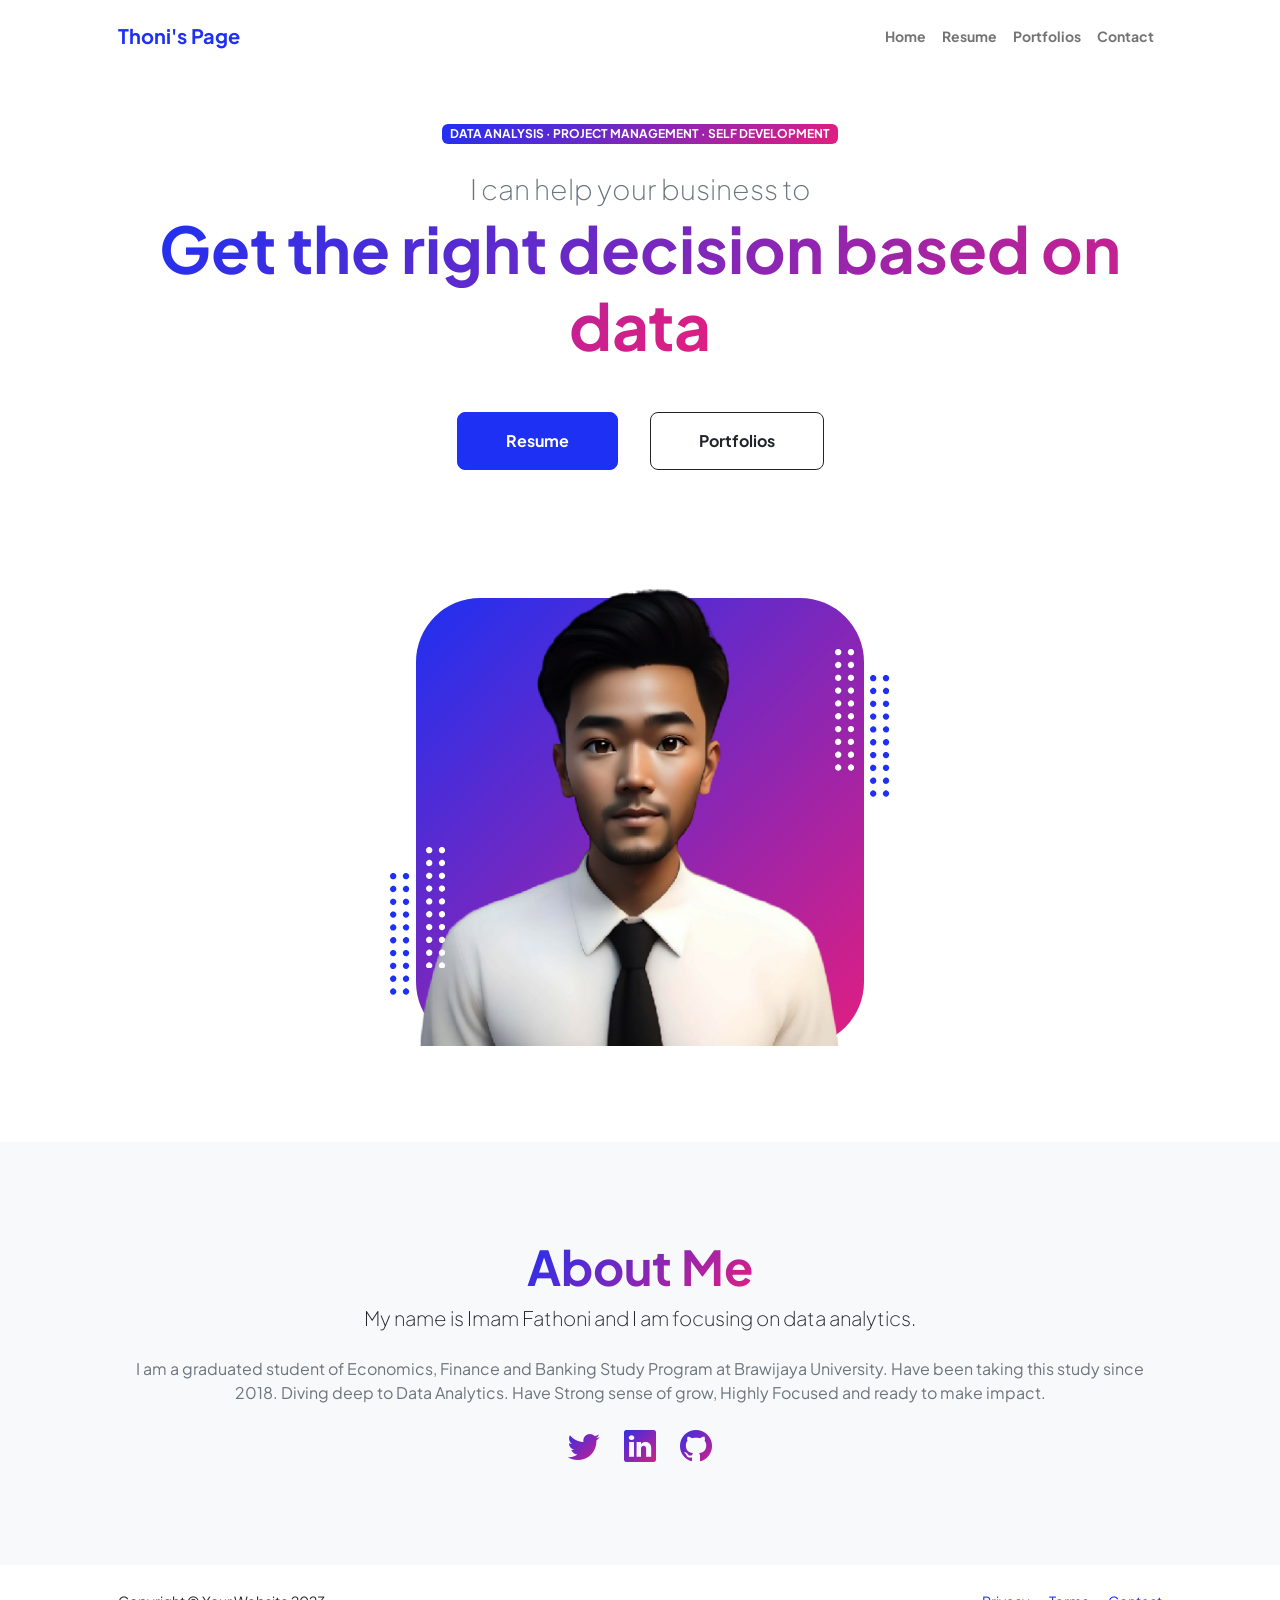
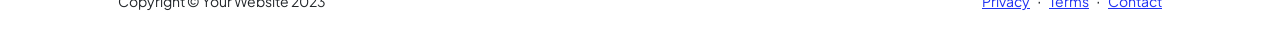
<file: index.html>
<!DOCTYPE html>
<html lang="en">
    <head>
        <meta charset="utf-8" />
        <meta name="viewport" content="width=device-width, initial-scale=1, shrink-to-fit=no" />
        <meta name="description" content="" />
        <meta name="author" content="" />
        <title>Home - Imfathoni</title>
        <!-- Favicon-->
        <link rel="icon" type="image/x-icon" href="assets/favicon.ico" />
        <!-- Custom Google font-->
        <link rel="preconnect" href="https://fonts.googleapis.com" />
        <link rel="preconnect" href="https://fonts.gstatic.com" crossorigin />
        <link href="https://fonts.googleapis.com/css2?family=Plus+Jakarta+Sans:wght@100;200;300;400;500;600;700;800;900&amp;display=swap" rel="stylesheet" />
        <!-- Bootstrap icons-->
        <link href="https://cdn.jsdelivr.net/npm/bootstrap-icons@1.8.1/font/bootstrap-icons.css" rel="stylesheet" />
        <!-- Core theme CSS (includes Bootstrap)-->
        <link href="css/styles.css" rel="stylesheet" />
    </head>
    <body class="d-flex flex-column h-100">
        <main class="flex-shrink-0">
            <!-- Navigation-->
            <nav class="navbar navbar-expand-lg navbar-light bg-white py-3">
                <div class="container px-5">
                    <a class="navbar-brand" href="index.html"><span class="fw-bolder text-primary">Thoni's Page</span></a>
                    <button class="navbar-toggler" type="button" data-bs-toggle="collapse" data-bs-target="#navbarSupportedContent" aria-controls="navbarSupportedContent" aria-expanded="false" aria-label="Toggle navigation"><span class="navbar-toggler-icon"></span></button>
                    <div class="collapse navbar-collapse" id="navbarSupportedContent">
                        <ul class="navbar-nav ms-auto mb-2 mb-lg-0 small fw-bolder">
                            <li class="nav-item"><a class="nav-link" href="index.html">Home</a></li>
                            <li class="nav-item"><a class="nav-link" href="resume.html">Resume</a></li>
                            <li class="nav-item"><a class="nav-link" href="projects.html">Portfolios</a></li>
                            <li class="nav-item"><a class="nav-link" href="contact.html">Contact</a></li>
                        </ul>
                    </div>
                </div>
            </nav>
            <!-- Header-->
            <header class="py-5">
                <div class="container px-5 pb-5">
                    <div class="row gx-5 align-items-center">
                        <div class="col-xxl-5">
                            <!-- Header text content-->
                            <div class="text-center text-xxl-start">
                                <div class="badge bg-gradient-primary-to-secondary text-white mb-4"><div class="text-uppercase">Data Analysis &middot; Project Management &middot; Self Development</div></div>
                                <div class="fs-3 fw-light text-muted">I can help your business to</div>
                                <h1 class="display-3 fw-bolder mb-5"><span class="text-gradient d-inline">Get the right decision based on data</span></h1>
                                <div class="d-grid gap-3 d-sm-flex justify-content-sm-center justify-content-xxl-start mb-3">
                                    <a class="btn btn-primary btn-lg px-5 py-3 me-sm-3 fs-6 fw-bolder" href="resume.html">Resume</a>
                                    <a class="btn btn-outline-dark btn-lg px-5 py-3 fs-6 fw-bolder" href="projects.html">Portfolios</a>
                                </div>
                            </div>
                        </div>
                        <div class="col-xxl-7">
                            <!-- Header profile picture-->
                            <div class="d-flex justify-content-center mt-5 mt-xxl-0">
                                <div class="profile bg-gradient-primary-to-secondary">
                                    <!-- TIP: For best results, use a photo with a transparent background like the demo example below-->
                                    <!-- Watch a tutorial on how to do this on YouTube (link)-->
                                    <img class="profile-img" src="assets/profile.png" alt="..." />
                                    <div class="dots-1">
                                        <!-- SVG Dots-->
                                        <svg version="1.1" xmlns="http://www.w3.org/2000/svg" xmlns:xlink="http://www.w3.org/1999/xlink" x="0px" y="0px" viewBox="0 0 191.6 1215.4" style="enable-background: new 0 0 191.6 1215.4" xml:space="preserve">
                                            <g transform="translate(0.000000,1280.000000) scale(0.100000,-0.100000)">
                                                <path d="M227.7,12788.6c-105-35-200-141-222-248c-43-206,163-412,369-369c155,32,275,190,260,339c-11,105-90,213-190,262        C383.7,12801.6,289.7,12808.6,227.7,12788.6z"></path>
                                                <path d="M1507.7,12788.6c-151-50-253-216-222-362c25-119,136-230,254-255c194-41,395,142,375,339c-11,105-90,213-190,262        C1663.7,12801.6,1569.7,12808.6,1507.7,12788.6z"></path>
                                                <path d="M227.7,11508.6c-105-35-200-141-222-248c-43-206,163-412,369-369c155,32,275,190,260,339c-11,105-90,213-190,262        C383.7,11521.6,289.7,11528.6,227.7,11508.6z"></path>
                                                <path d="M1507.7,11508.6c-151-50-253-216-222-362c25-119,136-230,254-255c194-41,395,142,375,339c-11,105-90,213-190,262        C1663.7,11521.6,1569.7,11528.6,1507.7,11508.6z"></path>
                                                <path d="M227.7,10228.6c-105-35-200-141-222-248c-43-206,163-412,369-369c155,32,275,190,260,339c-11,105-90,213-190,262        C383.7,10241.6,289.7,10248.6,227.7,10228.6z"></path>
                                                <path d="M1507.7,10228.6c-105-35-200-141-222-248c-43-206,163-412,369-369c155,32,275,190,260,339c-11,105-90,213-190,262        C1663.7,10241.6,1569.7,10248.6,1507.7,10228.6z"></path>
                                                <path d="M227.7,8948.6c-105-35-200-141-222-248c-43-206,163-412,369-369c155,32,275,190,260,339c-11,105-90,213-190,262        C383.7,8961.6,289.7,8968.6,227.7,8948.6z"></path>
                                                <path d="M1507.7,8948.6c-105-35-200-141-222-248c-43-206,163-412,369-369c155,32,275,190,260,339c-11,105-90,213-190,262        C1663.7,8961.6,1569.7,8968.6,1507.7,8948.6z"></path>
                                                <path d="M227.7,7668.6c-105-35-200-141-222-248c-43-206,163-412,369-369c155,32,275,190,260,339c-11,105-90,213-190,262        C383.7,7681.6,289.7,7688.6,227.7,7668.6z"></path>
                                                <path d="M1507.7,7668.6c-105-35-200-141-222-248c-43-206,163-412,369-369c155,32,275,190,260,339c-11,105-90,213-190,262        C1663.7,7681.6,1569.7,7688.6,1507.7,7668.6z"></path>
                                                <path d="M227.7,6388.6c-105-35-200-141-222-248c-43-206,163-412,369-369c155,32,275,190,260,339c-11,105-90,213-190,262        C383.7,6401.6,289.7,6408.6,227.7,6388.6z"></path>
                                                <path d="M1507.7,6388.6c-105-35-200-141-222-248c-43-206,163-412,369-369c155,32,275,190,260,339c-11,105-90,213-190,262        C1663.7,6401.6,1569.7,6408.6,1507.7,6388.6z"></path>
                                                <path d="M227.7,5108.6c-105-35-200-141-222-248c-43-206,163-412,369-369c155,32,275,190,260,339c-11,105-90,213-190,262        C383.7,5121.6,289.7,5128.6,227.7,5108.6z"></path>
                                                <path d="M1507.7,5108.6c-105-35-200-141-222-248c-43-206,163-412,369-369c155,32,275,190,260,339c-11,105-90,213-190,262        C1663.7,5121.6,1569.7,5128.6,1507.7,5108.6z"></path>
                                                <path d="M227.7,3828.6c-105-35-200-141-222-248c-43-206,163-412,369-369c155,32,275,190,260,339c-11,105-90,213-190,262        C383.7,3841.6,289.7,3848.6,227.7,3828.6z"></path>
                                                <path d="M1507.7,3828.6c-105-35-200-141-222-248c-43-206,163-412,369-369c155,32,275,190,260,339c-11,105-90,213-190,262        C1663.7,3841.6,1569.7,3848.6,1507.7,3828.6z"></path>
                                                <path d="M227.7,2548.6c-105-35-200-141-222-248c-43-206,163-412,369-369c155,32,275,190,260,339c-11,105-90,213-190,262        C383.7,2561.6,289.7,2568.6,227.7,2548.6z"></path>
                                                <path d="M1507.7,2548.6c-105-35-200-141-222-248c-43-206,163-412,369-369c155,32,275,190,260,339c-11,105-90,213-190,262        C1663.7,2561.6,1569.7,2568.6,1507.7,2548.6z"></path>
                                                <path d="M227.7,1268.6c-105-35-200-141-222-248c-43-206,163-412,369-369c155,32,275,190,260,339c-11,105-90,213-190,262        C383.7,1281.6,289.7,1288.6,227.7,1268.6z"></path>
                                                <path d="M1507.7,1268.6c-105-35-200-141-222-248c-43-206,163-412,369-369c155,32,275,190,260,339c-11,105-90,213-190,262        C1663.7,1281.6,1569.7,1288.6,1507.7,1268.6z"></path>
                                            </g>
                                        </svg>
                                        <!-- END of SVG dots-->
                                    </div>
                                    <div class="dots-2">
                                        <!-- SVG Dots-->
                                        <svg version="1.1" xmlns="http://www.w3.org/2000/svg" xmlns:xlink="http://www.w3.org/1999/xlink" x="0px" y="0px" viewBox="0 0 191.6 1215.4" style="enable-background: new 0 0 191.6 1215.4" xml:space="preserve">
                                            <g transform="translate(0.000000,1280.000000) scale(0.100000,-0.100000)">
                                                <path d="M227.7,12788.6c-105-35-200-141-222-248c-43-206,163-412,369-369c155,32,275,190,260,339c-11,105-90,213-190,262        C383.7,12801.6,289.7,12808.6,227.7,12788.6z"></path>
                                                <path d="M1507.7,12788.6c-151-50-253-216-222-362c25-119,136-230,254-255c194-41,395,142,375,339c-11,105-90,213-190,262        C1663.7,12801.6,1569.7,12808.6,1507.7,12788.6z"></path>
                                                <path d="M227.7,11508.6c-105-35-200-141-222-248c-43-206,163-412,369-369c155,32,275,190,260,339c-11,105-90,213-190,262        C383.7,11521.6,289.7,11528.6,227.7,11508.6z"></path>
                                                <path d="M1507.7,11508.6c-151-50-253-216-222-362c25-119,136-230,254-255c194-41,395,142,375,339c-11,105-90,213-190,262        C1663.7,11521.6,1569.7,11528.6,1507.7,11508.6z"></path>
                                                <path d="M227.7,10228.6c-105-35-200-141-222-248c-43-206,163-412,369-369c155,32,275,190,260,339c-11,105-90,213-190,262        C383.7,10241.6,289.7,10248.6,227.7,10228.6z"></path>
                                                <path d="M1507.7,10228.6c-105-35-200-141-222-248c-43-206,163-412,369-369c155,32,275,190,260,339c-11,105-90,213-190,262        C1663.7,10241.6,1569.7,10248.6,1507.7,10228.6z"></path>
                                                <path d="M227.7,8948.6c-105-35-200-141-222-248c-43-206,163-412,369-369c155,32,275,190,260,339c-11,105-90,213-190,262        C383.7,8961.6,289.7,8968.6,227.7,8948.6z"></path>
                                                <path d="M1507.7,8948.6c-105-35-200-141-222-248c-43-206,163-412,369-369c155,32,275,190,260,339c-11,105-90,213-190,262        C1663.7,8961.6,1569.7,8968.6,1507.7,8948.6z"></path>
                                                <path d="M227.7,7668.6c-105-35-200-141-222-248c-43-206,163-412,369-369c155,32,275,190,260,339c-11,105-90,213-190,262        C383.7,7681.6,289.7,7688.6,227.7,7668.6z"></path>
                                                <path d="M1507.7,7668.6c-105-35-200-141-222-248c-43-206,163-412,369-369c155,32,275,190,260,339c-11,105-90,213-190,262        C1663.7,7681.6,1569.7,7688.6,1507.7,7668.6z"></path>
                                                <path d="M227.7,6388.6c-105-35-200-141-222-248c-43-206,163-412,369-369c155,32,275,190,260,339c-11,105-90,213-190,262        C383.7,6401.6,289.7,6408.6,227.7,6388.6z"></path>
                                                <path d="M1507.7,6388.6c-105-35-200-141-222-248c-43-206,163-412,369-369c155,32,275,190,260,339c-11,105-90,213-190,262        C1663.7,6401.6,1569.7,6408.6,1507.7,6388.6z"></path>
                                                <path d="M227.7,5108.6c-105-35-200-141-222-248c-43-206,163-412,369-369c155,32,275,190,260,339c-11,105-90,213-190,262        C383.7,5121.6,289.7,5128.6,227.7,5108.6z"></path>
                                                <path d="M1507.7,5108.6c-105-35-200-141-222-248c-43-206,163-412,369-369c155,32,275,190,260,339c-11,105-90,213-190,262        C1663.7,5121.6,1569.7,5128.6,1507.7,5108.6z"></path>
                                                <path d="M227.7,3828.6c-105-35-200-141-222-248c-43-206,163-412,369-369c155,32,275,190,260,339c-11,105-90,213-190,262        C383.7,3841.6,289.7,3848.6,227.7,3828.6z"></path>
                                                <path d="M1507.7,3828.6c-105-35-200-141-222-248c-43-206,163-412,369-369c155,32,275,190,260,339c-11,105-90,213-190,262        C1663.7,3841.6,1569.7,3848.6,1507.7,3828.6z"></path>
                                                <path d="M227.7,2548.6c-105-35-200-141-222-248c-43-206,163-412,369-369c155,32,275,190,260,339c-11,105-90,213-190,262        C383.7,2561.6,289.7,2568.6,227.7,2548.6z"></path>
                                                <path d="M1507.7,2548.6c-105-35-200-141-222-248c-43-206,163-412,369-369c155,32,275,190,260,339c-11,105-90,213-190,262        C1663.7,2561.6,1569.7,2568.6,1507.7,2548.6z"></path>
                                                <path d="M227.7,1268.6c-105-35-200-141-222-248c-43-206,163-412,369-369c155,32,275,190,260,339c-11,105-90,213-190,262        C383.7,1281.6,289.7,1288.6,227.7,1268.6z"></path>
                                                <path d="M1507.7,1268.6c-105-35-200-141-222-248c-43-206,163-412,369-369c155,32,275,190,260,339c-11,105-90,213-190,262        C1663.7,1281.6,1569.7,1288.6,1507.7,1268.6z"></path>
                                            </g>
                                        </svg>
                                        <!-- END of SVG dots-->
                                    </div>
                                    <div class="dots-3">
                                        <!-- SVG Dots-->
                                        <svg version="1.1" xmlns="http://www.w3.org/2000/svg" xmlns:xlink="http://www.w3.org/1999/xlink" x="0px" y="0px" viewBox="0 0 191.6 1215.4" style="enable-background: new 0 0 191.6 1215.4" xml:space="preserve">
                                            <g transform="translate(0.000000,1280.000000) scale(0.100000,-0.100000)">
                                                <path d="M227.7,12788.6c-105-35-200-141-222-248c-43-206,163-412,369-369c155,32,275,190,260,339c-11,105-90,213-190,262        C383.7,12801.6,289.7,12808.6,227.7,12788.6z"></path>
                                                <path d="M1507.7,12788.6c-151-50-253-216-222-362c25-119,136-230,254-255c194-41,395,142,375,339c-11,105-90,213-190,262        C1663.7,12801.6,1569.7,12808.6,1507.7,12788.6z"></path>
                                                <path d="M227.7,11508.6c-105-35-200-141-222-248c-43-206,163-412,369-369c155,32,275,190,260,339c-11,105-90,213-190,262        C383.7,11521.6,289.7,11528.6,227.7,11508.6z"></path>
                                                <path d="M1507.7,11508.6c-151-50-253-216-222-362c25-119,136-230,254-255c194-41,395,142,375,339c-11,105-90,213-190,262        C1663.7,11521.6,1569.7,11528.6,1507.7,11508.6z"></path>
                                                <path d="M227.7,10228.6c-105-35-200-141-222-248c-43-206,163-412,369-369c155,32,275,190,260,339c-11,105-90,213-190,262        C383.7,10241.6,289.7,10248.6,227.7,10228.6z"></path>
                                                <path d="M1507.7,10228.6c-105-35-200-141-222-248c-43-206,163-412,369-369c155,32,275,190,260,339c-11,105-90,213-190,262        C1663.7,10241.6,1569.7,10248.6,1507.7,10228.6z"></path>
                                                <path d="M227.7,8948.6c-105-35-200-141-222-248c-43-206,163-412,369-369c155,32,275,190,260,339c-11,105-90,213-190,262        C383.7,8961.6,289.7,8968.6,227.7,8948.6z"></path>
                                                <path d="M1507.7,8948.6c-105-35-200-141-222-248c-43-206,163-412,369-369c155,32,275,190,260,339c-11,105-90,213-190,262        C1663.7,8961.6,1569.7,8968.6,1507.7,8948.6z"></path>
                                                <path d="M227.7,7668.6c-105-35-200-141-222-248c-43-206,163-412,369-369c155,32,275,190,260,339c-11,105-90,213-190,262        C383.7,7681.6,289.7,7688.6,227.7,7668.6z"></path>
                                                <path d="M1507.7,7668.6c-105-35-200-141-222-248c-43-206,163-412,369-369c155,32,275,190,260,339c-11,105-90,213-190,262        C1663.7,7681.6,1569.7,7688.6,1507.7,7668.6z"></path>
                                                <path d="M227.7,6388.6c-105-35-200-141-222-248c-43-206,163-412,369-369c155,32,275,190,260,339c-11,105-90,213-190,262        C383.7,6401.6,289.7,6408.6,227.7,6388.6z"></path>
                                                <path d="M1507.7,6388.6c-105-35-200-141-222-248c-43-206,163-412,369-369c155,32,275,190,260,339c-11,105-90,213-190,262        C1663.7,6401.6,1569.7,6408.6,1507.7,6388.6z"></path>
                                                <path d="M227.7,5108.6c-105-35-200-141-222-248c-43-206,163-412,369-369c155,32,275,190,260,339c-11,105-90,213-190,262        C383.7,5121.6,289.7,5128.6,227.7,5108.6z"></path>
                                                <path d="M1507.7,5108.6c-105-35-200-141-222-248c-43-206,163-412,369-369c155,32,275,190,260,339c-11,105-90,213-190,262        C1663.7,5121.6,1569.7,5128.6,1507.7,5108.6z"></path>
                                                <path d="M227.7,3828.6c-105-35-200-141-222-248c-43-206,163-412,369-369c155,32,275,190,260,339c-11,105-90,213-190,262        C383.7,3841.6,289.7,3848.6,227.7,3828.6z"></path>
                                                <path d="M1507.7,3828.6c-105-35-200-141-222-248c-43-206,163-412,369-369c155,32,275,190,260,339c-11,105-90,213-190,262        C1663.7,3841.6,1569.7,3848.6,1507.7,3828.6z"></path>
                                                <path d="M227.7,2548.6c-105-35-200-141-222-248c-43-206,163-412,369-369c155,32,275,190,260,339c-11,105-90,213-190,262        C383.7,2561.6,289.7,2568.6,227.7,2548.6z"></path>
                                                <path d="M1507.7,2548.6c-105-35-200-141-222-248c-43-206,163-412,369-369c155,32,275,190,260,339c-11,105-90,213-190,262        C1663.7,2561.6,1569.7,2568.6,1507.7,2548.6z"></path>
                                                <path d="M227.7,1268.6c-105-35-200-141-222-248c-43-206,163-412,369-369c155,32,275,190,260,339c-11,105-90,213-190,262        C383.7,1281.6,289.7,1288.6,227.7,1268.6z"></path>
                                                <path d="M1507.7,1268.6c-105-35-200-141-222-248c-43-206,163-412,369-369c155,32,275,190,260,339c-11,105-90,213-190,262        C1663.7,1281.6,1569.7,1288.6,1507.7,1268.6z"></path>
                                            </g>
                                        </svg>
                                        <!-- END of SVG dots-->
                                    </div>
                                    <div class="dots-4">
                                        <!-- SVG Dots-->
                                        <svg version="1.1" xmlns="http://www.w3.org/2000/svg" xmlns:xlink="http://www.w3.org/1999/xlink" x="0px" y="0px" viewBox="0 0 191.6 1215.4" style="enable-background: new 0 0 191.6 1215.4" xml:space="preserve">
                                            <g transform="translate(0.000000,1280.000000) scale(0.100000,-0.100000)">
                                                <path d="M227.7,12788.6c-105-35-200-141-222-248c-43-206,163-412,369-369c155,32,275,190,260,339c-11,105-90,213-190,262        C383.7,12801.6,289.7,12808.6,227.7,12788.6z"></path>
                                                <path d="M1507.7,12788.6c-151-50-253-216-222-362c25-119,136-230,254-255c194-41,395,142,375,339c-11,105-90,213-190,262        C1663.7,12801.6,1569.7,12808.6,1507.7,12788.6z"></path>
                                                <path d="M227.7,11508.6c-105-35-200-141-222-248c-43-206,163-412,369-369c155,32,275,190,260,339c-11,105-90,213-190,262        C383.7,11521.6,289.7,11528.6,227.7,11508.6z"></path>
                                                <path d="M1507.7,11508.6c-151-50-253-216-222-362c25-119,136-230,254-255c194-41,395,142,375,339c-11,105-90,213-190,262        C1663.7,11521.6,1569.7,11528.6,1507.7,11508.6z"></path>
                                                <path d="M227.7,10228.6c-105-35-200-141-222-248c-43-206,163-412,369-369c155,32,275,190,260,339c-11,105-90,213-190,262        C383.7,10241.6,289.7,10248.6,227.7,10228.6z"></path>
                                                <path d="M1507.7,10228.6c-105-35-200-141-222-248c-43-206,163-412,369-369c155,32,275,190,260,339c-11,105-90,213-190,262        C1663.7,10241.6,1569.7,10248.6,1507.7,10228.6z"></path>
                                                <path d="M227.7,8948.6c-105-35-200-141-222-248c-43-206,163-412,369-369c155,32,275,190,260,339c-11,105-90,213-190,262        C383.7,8961.6,289.7,8968.6,227.7,8948.6z"></path>
                                                <path d="M1507.7,8948.6c-105-35-200-141-222-248c-43-206,163-412,369-369c155,32,275,190,260,339c-11,105-90,213-190,262        C1663.7,8961.6,1569.7,8968.6,1507.7,8948.6z"></path>
                                                <path d="M227.7,7668.6c-105-35-200-141-222-248c-43-206,163-412,369-369c155,32,275,190,260,339c-11,105-90,213-190,262        C383.7,7681.6,289.7,7688.6,227.7,7668.6z"></path>
                                                <path d="M1507.7,7668.6c-105-35-200-141-222-248c-43-206,163-412,369-369c155,32,275,190,260,339c-11,105-90,213-190,262        C1663.7,7681.6,1569.7,7688.6,1507.7,7668.6z"></path>
                                                <path d="M227.7,6388.6c-105-35-200-141-222-248c-43-206,163-412,369-369c155,32,275,190,260,339c-11,105-90,213-190,262        C383.7,6401.6,289.7,6408.6,227.7,6388.6z"></path>
                                                <path d="M1507.7,6388.6c-105-35-200-141-222-248c-43-206,163-412,369-369c155,32,275,190,260,339c-11,105-90,213-190,262        C1663.7,6401.6,1569.7,6408.6,1507.7,6388.6z"></path>
                                                <path d="M227.7,5108.6c-105-35-200-141-222-248c-43-206,163-412,369-369c155,32,275,190,260,339c-11,105-90,213-190,262        C383.7,5121.6,289.7,5128.6,227.7,5108.6z"></path>
                                                <path d="M1507.7,5108.6c-105-35-200-141-222-248c-43-206,163-412,369-369c155,32,275,190,260,339c-11,105-90,213-190,262        C1663.7,5121.6,1569.7,5128.6,1507.7,5108.6z"></path>
                                                <path d="M227.7,3828.6c-105-35-200-141-222-248c-43-206,163-412,369-369c155,32,275,190,260,339c-11,105-90,213-190,262        C383.7,3841.6,289.7,3848.6,227.7,3828.6z"></path>
                                                <path d="M1507.7,3828.6c-105-35-200-141-222-248c-43-206,163-412,369-369c155,32,275,190,260,339c-11,105-90,213-190,262        C1663.7,3841.6,1569.7,3848.6,1507.7,3828.6z"></path>
                                                <path d="M227.7,2548.6c-105-35-200-141-222-248c-43-206,163-412,369-369c155,32,275,190,260,339c-11,105-90,213-190,262        C383.7,2561.6,289.7,2568.6,227.7,2548.6z"></path>
                                                <path d="M1507.7,2548.6c-105-35-200-141-222-248c-43-206,163-412,369-369c155,32,275,190,260,339c-11,105-90,213-190,262        C1663.7,2561.6,1569.7,2568.6,1507.7,2548.6z"></path>
                                                <path d="M227.7,1268.6c-105-35-200-141-222-248c-43-206,163-412,369-369c155,32,275,190,260,339c-11,105-90,213-190,262        C383.7,1281.6,289.7,1288.6,227.7,1268.6z"></path>
                                                <path d="M1507.7,1268.6c-105-35-200-141-222-248c-43-206,163-412,369-369c155,32,275,190,260,339c-11,105-90,213-190,262        C1663.7,1281.6,1569.7,1288.6,1507.7,1268.6z"></path>
                                            </g>
                                        </svg>
                                        <!-- END of SVG dots-->
                                    </div>
                                </div>
                            </div>
                        </div>
                    </div>
                </div>
            </header>
            <!-- About Section-->
            <section class="bg-light py-5">
                <div class="container px-5">
                    <div class="row gx-5 justify-content-center">
                        <div class="col-xxl-8">
                            <div class="text-center my-5">
                                <h2 class="display-5 fw-bolder"><span class="text-gradient d-inline">About Me</span></h2>
                                <p class="lead fw-light mb-4">My name is Imam Fathoni and I am focusing on data analytics.</p>
                                <p class="text-muted">I am a graduated student of Economics, Finance and Banking Study Program at Brawijaya University. Have been taking this study since 2018. Diving deep to Data Analytics. Have Strong sense of grow, Highly Focused and ready to make impact.</p>
                                <div class="d-flex justify-content-center fs-2 gap-4">
                                    <a class="text-gradient" href="#!"><i class="bi bi-twitter"></i></a>
                                    <a class="text-gradient" href="#!"><i class="bi bi-linkedin"></i></a>
                                    <a class="text-gradient" href="#!"><i class="bi bi-github"></i></a>
                                </div>
                            </div>
                        </div>
                    </div>
                </div>
            </section>
        </main>
        <!-- Footer-->
        <footer class="bg-white py-4 mt-auto">
            <div class="container px-5">
                <div class="row align-items-center justify-content-between flex-column flex-sm-row">
                    <div class="col-auto"><div class="small m-0">Copyright &copy; Your Website 2023</div></div>
                    <div class="col-auto">
                        <a class="small" href="#!">Privacy</a>
                        <span class="mx-1">&middot;</span>
                        <a class="small" href="#!">Terms</a>
                        <span class="mx-1">&middot;</span>
                        <a class="small" href="#!">Contact</a>
                    </div>
                </div>
            </div>
        </footer>
        <!-- Bootstrap core JS-->
        <script src="https://cdn.jsdelivr.net/npm/bootstrap@5.2.3/dist/js/bootstrap.bundle.min.js"></script>
        <!-- Core theme JS-->
        <script src="js/scripts.js"></script>
    </body>
</html>
</file>
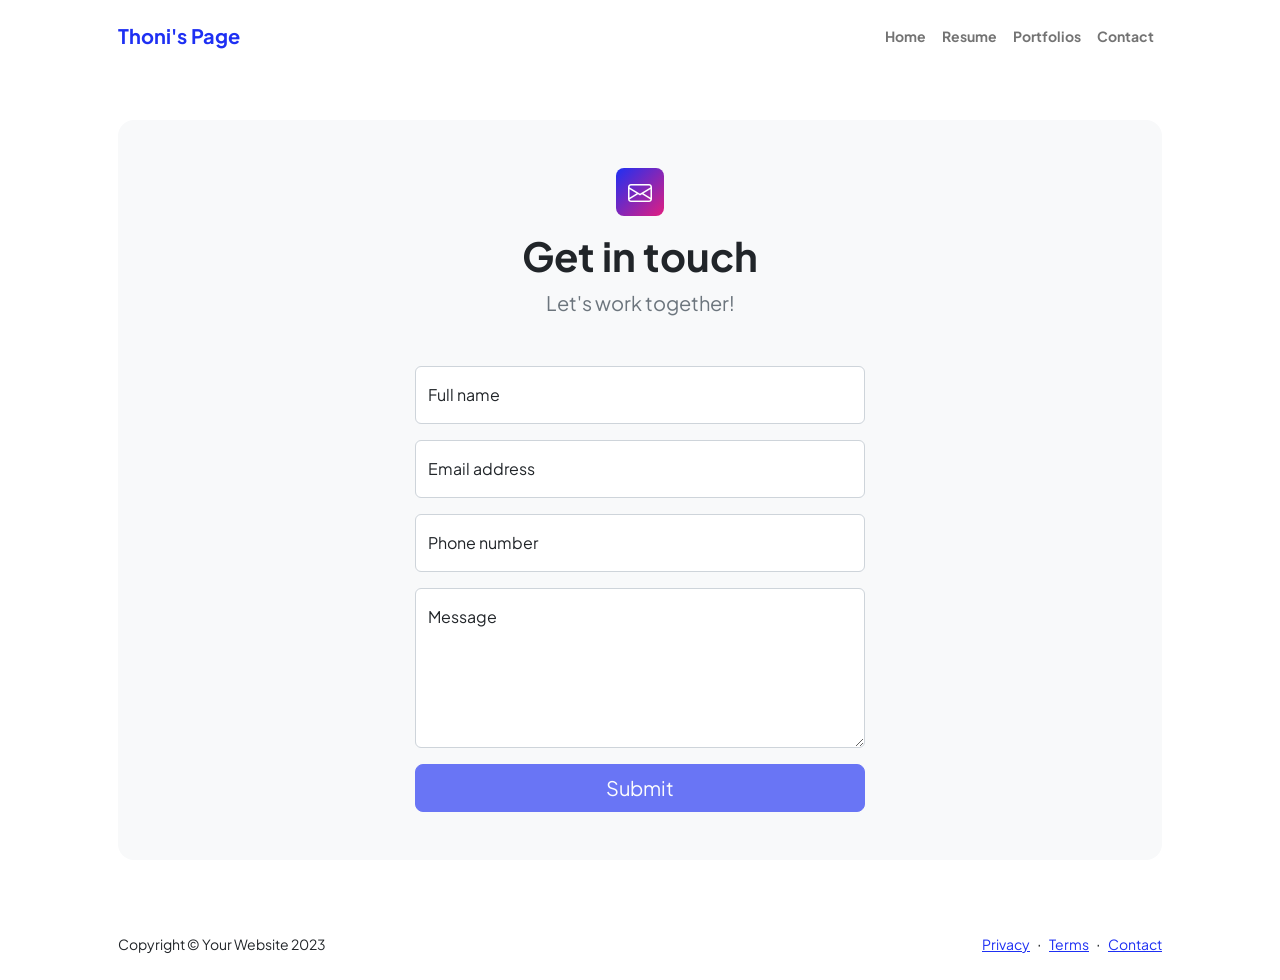
<file: contact.html>
<!DOCTYPE html>
<html lang="en">
    <head>
        <meta charset="utf-8" />
        <meta name="viewport" content="width=device-width, initial-scale=1, shrink-to-fit=no" />
        <meta name="description" content />
        <meta name="author" content />
        <title>Contact - Imam Fathoni</title>
        <!-- Favicon-->
        <link rel="icon" type="image/x-icon" href="assets/favicon.ico" />
        <!-- Custom Google font-->
        <link rel="preconnect" href="https://fonts.googleapis.com" />
        <link rel="preconnect" href="https://fonts.gstatic.com" crossorigin />
        <link href="https://fonts.googleapis.com/css2?family=Plus+Jakarta+Sans:wght@100;200;300;400;500;600;700;800;900&amp;display=swap" rel="stylesheet" />
        <!-- Bootstrap icons-->
        <link href="https://cdn.jsdelivr.net/npm/bootstrap-icons@1.8.1/font/bootstrap-icons.css" rel="stylesheet" />
        <!-- Core theme CSS (includes Bootstrap)-->
        <link href="css/styles.css" rel="stylesheet" />
    </head>
    <body class="d-flex flex-column">
        <main class="flex-shrink-0">
            <!-- Navigation-->
            <nav class="navbar navbar-expand-lg navbar-light bg-white py-3">
                <div class="container px-5">
                    <a class="navbar-brand" href="index.html"><span class="fw-bolder text-primary">Thoni's Page</span></a>
                    <button class="navbar-toggler" type="button" data-bs-toggle="collapse" data-bs-target="#navbarSupportedContent" aria-controls="navbarSupportedContent" aria-expanded="false" aria-label="Toggle navigation"><span class="navbar-toggler-icon"></span></button>
                    <div class="collapse navbar-collapse" id="navbarSupportedContent">
                        <ul class="navbar-nav ms-auto mb-2 mb-lg-0 small fw-bolder">
                            <li class="nav-item"><a class="nav-link" href="index.html">Home</a></li>
                            <li class="nav-item"><a class="nav-link" href="resume.html">Resume</a></li>
                            <li class="nav-item"><a class="nav-link" href="projects.html">Portfolios</a></li>
                            <li class="nav-item"><a class="nav-link" href="contact.html">Contact</a></li>
                        </ul>
                    </div>
                </div>
            </nav>
            <!-- Page content-->
            <section class="py-5">
                <div class="container px-5">
                    <!-- Contact form-->
                    <div class="bg-light rounded-4 py-5 px-4 px-md-5">
                        <div class="text-center mb-5">
                            <div class="feature bg-primary bg-gradient-primary-to-secondary text-white rounded-3 mb-3"><i class="bi bi-envelope"></i></div>
                            <h1 class="fw-bolder">Get in touch</h1>
                            <p class="lead fw-normal text-muted mb-0">Let's work together!</p>
                        </div>
                        <div class="row gx-5 justify-content-center">
                            <div class="col-lg-8 col-xl-6">
                                <!-- * * * * * * * * * * * * * * *-->
                                <!-- * * SB Forms Contact Form * *-->
                                <!-- * * * * * * * * * * * * * * *-->
                                <!-- This form is pre-integrated with SB Forms.-->
                                <!-- To make this form functional, sign up at-->
                                <!-- https://startbootstrap.com/solution/contact-forms-->
                                <!-- to get an API token!-->
                                <form id="contactForm" data-sb-form-api-token="API_TOKEN">
                                    <!-- Name input-->
                                    <div class="form-floating mb-3">
                                        <input class="form-control" id="name" type="text" placeholder="Enter your name..." data-sb-validations="required" />
                                        <label for="name">Full name</label>
                                        <div class="invalid-feedback" data-sb-feedback="name:required">A name is required.</div>
                                    </div>
                                    <!-- Email address input-->
                                    <div class="form-floating mb-3">
                                        <input class="form-control" id="email" type="email" placeholder="name@example.com" data-sb-validations="required,email" />
                                        <label for="email">Email address</label>
                                        <div class="invalid-feedback" data-sb-feedback="email:required">An email is required.</div>
                                        <div class="invalid-feedback" data-sb-feedback="email:email">Email is not valid.</div>
                                    </div>
                                    <!-- Phone number input-->
                                    <div class="form-floating mb-3">
                                        <input class="form-control" id="phone" type="tel" placeholder="(123) 456-7890" data-sb-validations="required" />
                                        <label for="phone">Phone number</label>
                                        <div class="invalid-feedback" data-sb-feedback="phone:required">A phone number is required.</div>
                                    </div>
                                    <!-- Message input-->
                                    <div class="form-floating mb-3">
                                        <textarea class="form-control" id="message" type="text" placeholder="Enter your message here..." style="height: 10rem" data-sb-validations="required"></textarea>
                                        <label for="message">Message</label>
                                        <div class="invalid-feedback" data-sb-feedback="message:required">A message is required.</div>
                                    </div>
                                    <!-- Submit success message-->
                                    <!---->
                                    <!-- This is what your users will see when the form-->
                                    <!-- has successfully submitted-->
                                    <div class="d-none" id="submitSuccessMessage">
                                        <div class="text-center mb-3">
                                            <div class="fw-bolder">Form submission successful!</div>
                                            To activate this form, sign up at
                                            <br />
                                            <a href="https://startbootstrap.com/solution/contact-forms">https://startbootstrap.com/solution/contact-forms</a>
                                        </div>
                                    </div>
                                    <!-- Submit error message-->
                                    <!---->
                                    <!-- This is what your users will see when there is-->
                                    <!-- an error submitting the form-->
                                    <div class="d-none" id="submitErrorMessage"><div class="text-center text-danger mb-3">Error sending message!</div></div>
                                    <!-- Submit Button-->
                                    <div class="d-grid"><button class="btn btn-primary btn-lg disabled" id="submitButton" type="submit">Submit</button></div>
                                </form>
                            </div>
                        </div>
                    </div>
                </div>
            </section>
        </main>
        <!-- Footer-->
        <footer class="bg-white py-4 mt-auto">
            <div class="container px-5">
                <div class="row align-items-center justify-content-between flex-column flex-sm-row">
                    <div class="col-auto"><div class="small m-0">Copyright &copy; Your Website 2023</div></div>
                    <div class="col-auto">
                        <a class="small" href="#!">Privacy</a>
                        <span class="mx-1">&middot;</span>
                        <a class="small" href="#!">Terms</a>
                        <span class="mx-1">&middot;</span>
                        <a class="small" href="#!">Contact</a>
                    </div>
                </div>
            </div>
        </footer>
        <!-- Bootstrap core JS-->
        <script src="https://cdn.jsdelivr.net/npm/bootstrap@5.2.3/dist/js/bootstrap.bundle.min.js"></script>
        <!-- Core theme JS-->
        <script src="js/scripts.js"></script>
        <!-- * * * * * * * * * * * * * * * * * * * * * * * * * * * * * * * * * * * * * * * *-->
        <!-- * *                               SB Forms JS                               * *-->
        <!-- * * Activate your form at https://startbootstrap.com/solution/contact-forms * *-->
        <!-- * * * * * * * * * * * * * * * * * * * * * * * * * * * * * * * * * * * * * * * *-->
        <script src="https://cdn.startbootstrap.com/sb-forms-latest.js"></script>
    </body>
</html>
</file>
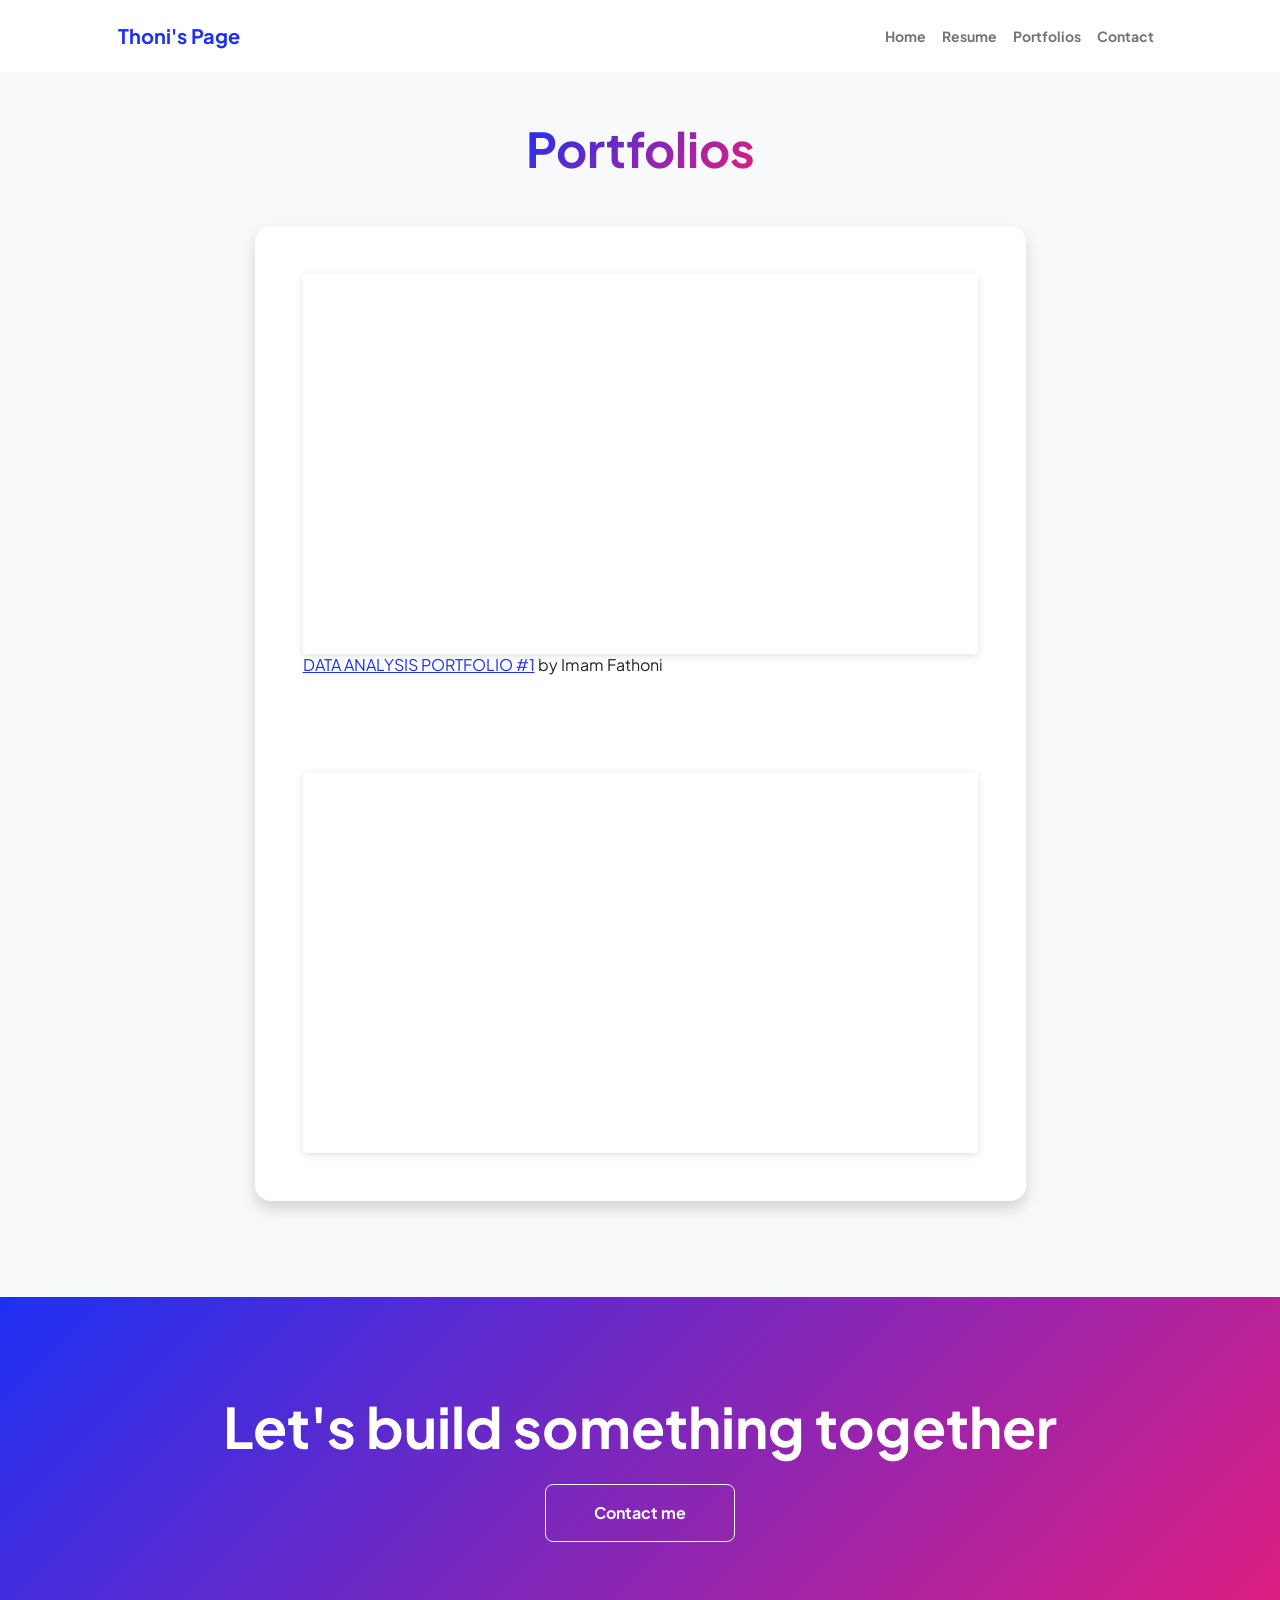
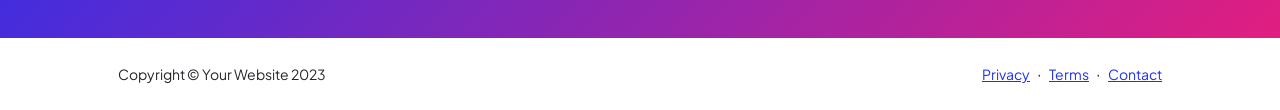
<file: projects.html>
<!DOCTYPE html>
<html lang="en">
    <head>
        <meta charset="utf-8" />
        <meta name="viewport" content="width=device-width, initial-scale=1, shrink-to-fit=no" />
        <meta name="description" content="" />
        <meta name="author" content="" />
        <title>Portfolios - Imam Fathoni</title>
        <!-- Favicon-->
        <link rel="icon" type="image/x-icon" href="assets/favicon.ico" />
        <!-- Custom Google font-->
        <link rel="preconnect" href="https://fonts.googleapis.com" />
        <link rel="preconnect" href="https://fonts.gstatic.com" crossorigin />
        <link href="https://fonts.googleapis.com/css2?family=Plus+Jakarta+Sans:wght@100;200;300;400;500;600;700;800;900&amp;display=swap" rel="stylesheet" />
        <!-- Bootstrap icons-->
        <link href="https://cdn.jsdelivr.net/npm/bootstrap-icons@1.8.1/font/bootstrap-icons.css" rel="stylesheet" />
        <!-- Core theme CSS (includes Bootstrap)-->
        <link href="css/styles.css" rel="stylesheet" />
    </head>
    <body class="d-flex flex-column h-100 bg-light">
        <main class="flex-shrink-0">
            <!-- Navigation-->
            <nav class="navbar navbar-expand-lg navbar-light bg-white py-3">
                <div class="container px-5">
                    <a class="navbar-brand" href="index.html"><span class="fw-bolder text-primary">Thoni's Page</span></a>
                    <button class="navbar-toggler" type="button" data-bs-toggle="collapse" data-bs-target="#navbarSupportedContent" aria-controls="navbarSupportedContent" aria-expanded="false" aria-label="Toggle navigation"><span class="navbar-toggler-icon"></span></button>
                    <div class="collapse navbar-collapse" id="navbarSupportedContent">
                        <ul class="navbar-nav ms-auto mb-2 mb-lg-0 small fw-bolder">
                            <li class="nav-item"><a class="nav-link" href="index.html">Home</a></li>
                            <li class="nav-item"><a class="nav-link" href="resume.html">Resume</a></li>
                            <li class="nav-item"><a class="nav-link" href="projects.html">Portfolios</a></li>
                            <li class="nav-item"><a class="nav-link" href="contact.html">Contact</a></li>
                        </ul>
                    </div>
                </div>
            </nav>
            <!-- Projects Section-->
            <section class="py-5">
                <div class="container px-5 mb-5">
                    <div class="text-center mb-5">
                        <h1 class="display-5 fw-bolder mb-0"><span class="text-gradient d-inline">Portfolios</span></h1>
                    </div>
                    <div class="row gx-5 justify-content-center">
                        <div class="col-lg-11 col-xl-9 col-xxl-8">
                            <!-- Project Card 3 -->
                            <div class="card overflow-hidden shadow rounded-4 border-0">
                                <div class="card-body p-0">
                                    <div class="d-flex align-items-center">
                                        </div>
                                        <div class="p-5">
                                            <div style="position: relative; width: 100%; height: 0; padding-top: 56.2500%;padding-bottom: 0; box-shadow: 0 2px 8px 0 rgba(63,69,81,0.16); margin-top: 0; margin-bottom: 0; overflow: hidden; border-radius: 4px; will-change: transform;">
                                            <iframe loading="lazy" style="position: absolute; width: 100%; height: 100%; top: 0; left: 0; border: none; padding: 0;margin: 0;" src="https:&#x2F;&#x2F;www.canva.com&#x2F;design&#x2F;DAFlHzvBn5o&#x2F;view?embed" allowfullscreen="allowfullscreen" allow="fullscreen"> </iframe>
                                                </div><a href="https:&#x2F;&#x2F;www.canva.com&#x2F;design&#x2F;DAFlHzvBn5o&#x2F;view?utm_content=DAFlHzvBn5o&amp;utm_campaign=designshare&amp;utm_medium=embeds&amp;utm_source=link" target="_blank" rel="noopener">DATA ANALYSIS PORTFOLIO #1</a> by Imam Fathoni
                                            </div>
                                        </div>
                                        <div class="p-5">
                                            <div <div style="position: relative; width: 100%; height: 0; padding-top: 56.2500%;padding-bottom: 0; box-shadow: 0 2px 8px 0 rgba(63,69,81,0.16); margin-top: 0; margin-bottom: 0; overflow: hidden; border-radius: 4px; will-change: transform;">
                                            <iframe src="https://docs.google.com/spreadsheets/d/e/2PACX-1vQCmKkBAFuRG_DJ-9cEFIe0Mg3_ltg3E7ZNsi5QZCn47TrD-EwGgjKn5KhaqYRf1J6fWjjOkrUmknkb/pubhtml?widget=true&amp;headers=false"></iframe>
                                        </div>
                                    </div>
                                </div>
                            </div>
                        </div>
                    </div>
                </div>
            </section>
            <!-- Call to action section-->
            <section class="py-5 bg-gradient-primary-to-secondary text-white">
                <div class="container px-5 my-5">
                    <div class="text-center">
                        <h2 class="display-4 fw-bolder mb-4">Let's build something together</h2>
                        <a class="btn btn-outline-light btn-lg px-5 py-3 fs-6 fw-bolder" href="contact.html">Contact me</a>
                    </div>
                </div>
            </section>
        </main>
        <!-- Footer-->
        <footer class="bg-white py-4 mt-auto">
            <div class="container px-5">
                <div class="row align-items-center justify-content-between flex-column flex-sm-row">
                    <div class="col-auto"><div class="small m-0">Copyright &copy; Your Website 2023</div></div>
                    <div class="col-auto">
                        <a class="small" href="#!">Privacy</a>
                        <span class="mx-1">&middot;</span>
                        <a class="small" href="#!">Terms</a>
                        <span class="mx-1">&middot;</span>
                        <a class="small" href="#!">Contact</a>
                    </div>
                </div>
            </div>
        </footer>
        <!-- Bootstrap core JS-->
        <script src="https://cdn.jsdelivr.net/npm/bootstrap@5.2.3/dist/js/bootstrap.bundle.min.js"></script>
        <!-- Core theme JS-->
        <script src="js/scripts.js"></script>
    </body>
</html>
</file>
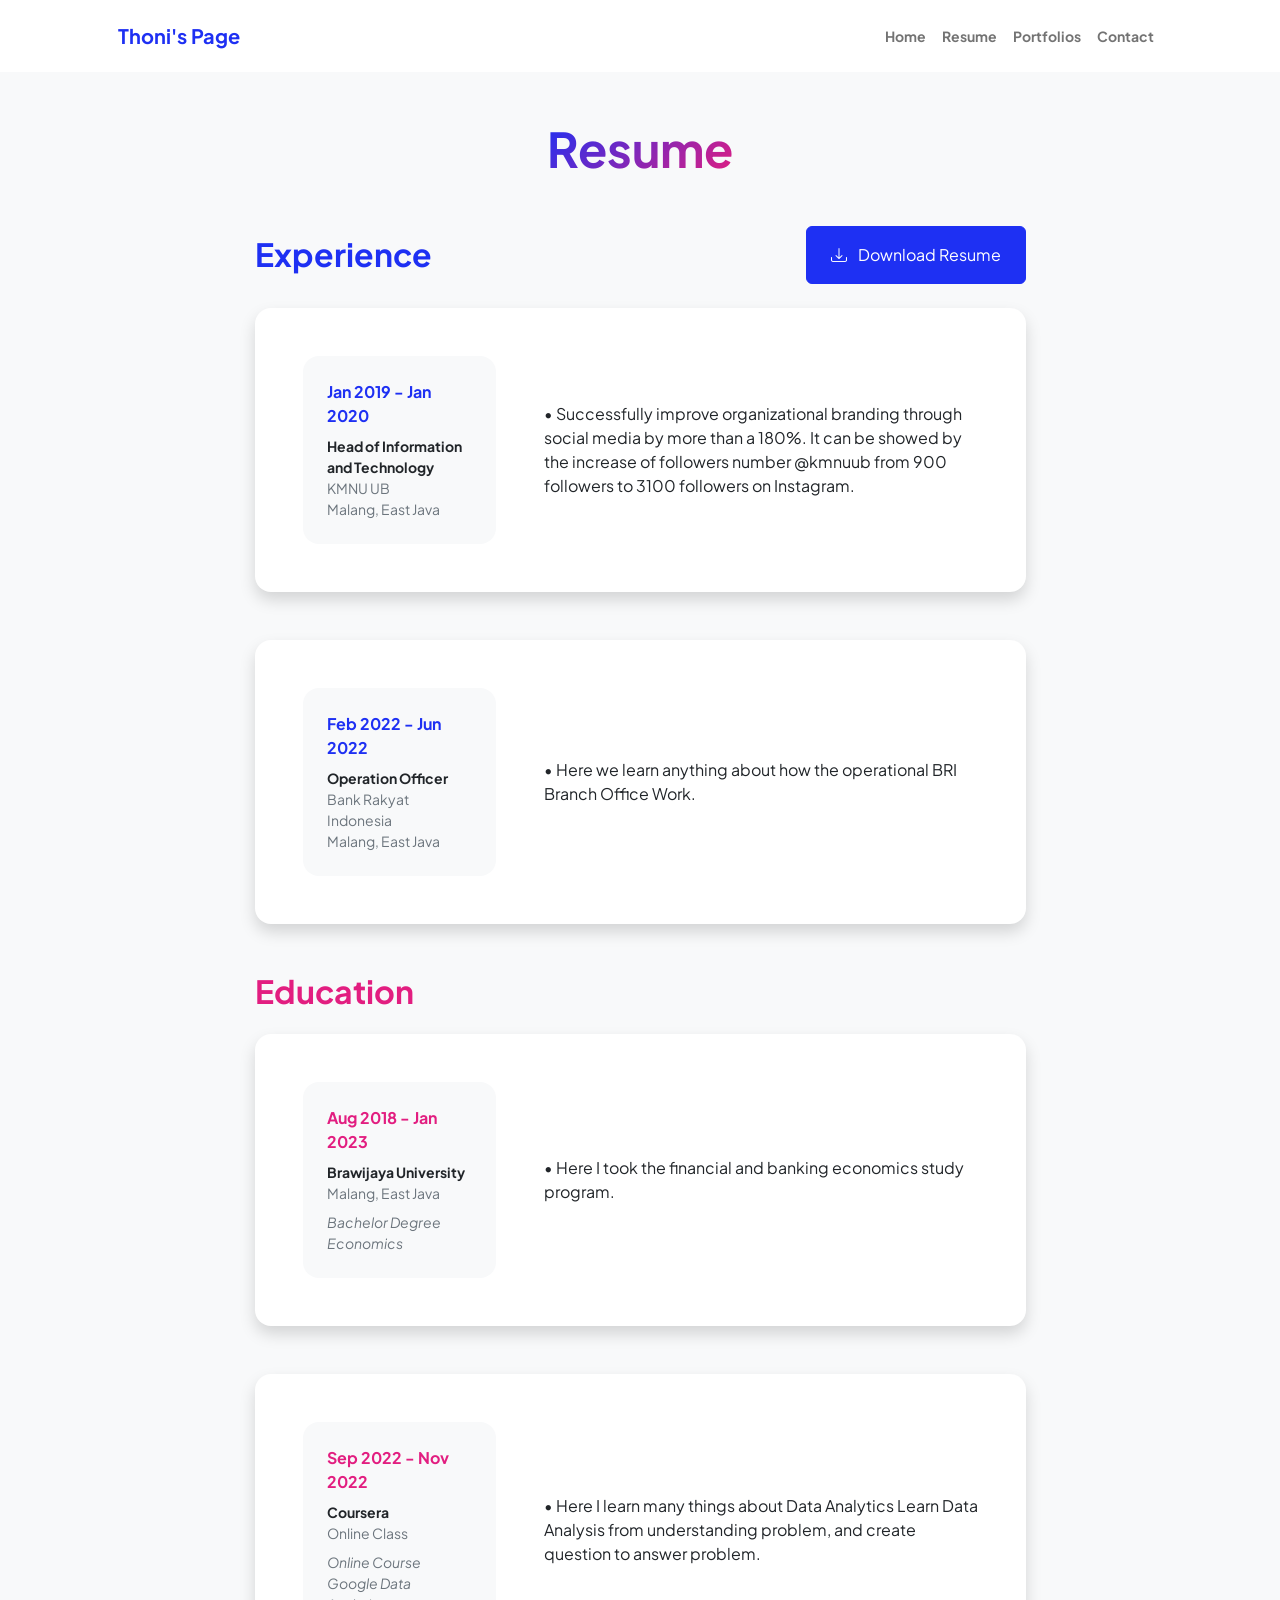
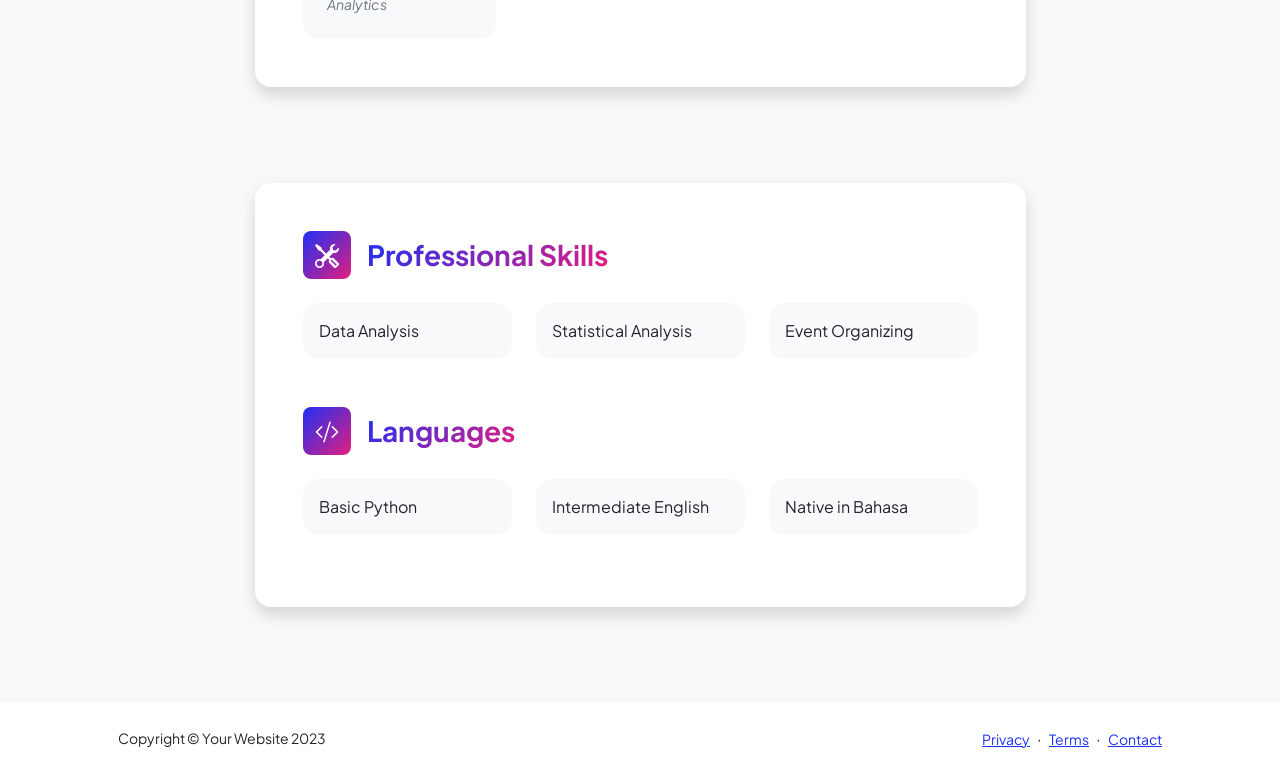
<file: resume.html>
<!DOCTYPE html>
<html lang="en">
    <head>
        <meta charset="utf-8" />
        <meta name="viewport" content="width=device-width, initial-scale=1, shrink-to-fit=no" />
        <meta name="description" content="" />
        <meta name="author" content="" />
        <title>Resume - Imam Fathoni</title>
        <!-- Favicon-->
        <link rel="icon" type="image/x-icon" href="assets/favicon.ico" />
        <!-- Custom Google font-->
        <link rel="preconnect" href="https://fonts.googleapis.com" />
        <link rel="preconnect" href="https://fonts.gstatic.com" crossorigin />
        <link href="https://fonts.googleapis.com/css2?family=Plus+Jakarta+Sans:wght@100;200;300;400;500;600;700;800;900&amp;display=swap" rel="stylesheet" />
        <!-- Bootstrap icons-->
        <link href="https://cdn.jsdelivr.net/npm/bootstrap-icons@1.8.1/font/bootstrap-icons.css" rel="stylesheet" />
        <!-- Core theme CSS (includes Bootstrap)-->
        <link href="css/styles.css" rel="stylesheet" />
    </head>
    <body class="d-flex flex-column h-100 bg-light">
        <main class="flex-shrink-0">
            <!-- Navigation-->
            <nav class="navbar navbar-expand-lg navbar-light bg-white py-3">
                <div class="container px-5">
                    <a class="navbar-brand" href="index.html"><span class="fw-bolder text-primary">Thoni's Page</span></a>
                    <button class="navbar-toggler" type="button" data-bs-toggle="collapse" data-bs-target="#navbarSupportedContent" aria-controls="navbarSupportedContent" aria-expanded="false" aria-label="Toggle navigation"><span class="navbar-toggler-icon"></span></button>
                    <div class="collapse navbar-collapse" id="navbarSupportedContent">
                        <ul class="navbar-nav ms-auto mb-2 mb-lg-0 small fw-bolder">
                            <li class="nav-item"><a class="nav-link" href="index.html">Home</a></li>
                            <li class="nav-item"><a class="nav-link" href="resume.html">Resume</a></li>
                            <li class="nav-item"><a class="nav-link" href="projects.html">Portfolios</a></li>
                            <li class="nav-item"><a class="nav-link" href="contact.html">Contact</a></li>
                        </ul>
                    </div>
                </div>
            </nav>
            <!-- Page Content-->
            <div class="container px-5 my-5">
                <div class="text-center mb-5">
                    <h1 class="display-5 fw-bolder mb-0"><span class="text-gradient d-inline">Resume</span></h1>
                </div>
                <div class="row gx-5 justify-content-center">
                    <div class="col-lg-11 col-xl-9 col-xxl-8">
                        <!-- Experience Section-->
                        <section>
                            <div class="d-flex align-items-center justify-content-between mb-4">
                                <h2 class="text-primary fw-bolder mb-0">Experience</h2>
                                <!-- Download resume button-->
                                <!-- Note: Set the link href target to a PDF file within your project-->
                                <a class="btn btn-primary px-4 py-3" href="https://drive.google.com/drive/folders/118Auh78TreO5R57oQc2UxyRih5olkF2P?usp=sharing">
                                    <div class="d-inline-block bi bi-download me-2"></div>
                                    Download Resume
                                </a>
                            </div>
                            <!-- Experience Card 1-->
                            <div class="card shadow border-0 rounded-4 mb-5">
                                <div class="card-body p-5">
                                    <div class="row align-items-center gx-5">
                                        <div class="col text-center text-lg-start mb-4 mb-lg-0">
                                            <div class="bg-light p-4 rounded-4">
                                                <div class="text-primary fw-bolder mb-2">Jan 2019 - Jan 2020</div>
                                                <div class="small fw-bolder">Head of Information and Technology</div>
                                                <div class="small text-muted">KMNU UB</div>
                                                <div class="small text-muted">Malang, East Java</div>
                                            </div>
                                        </div>
                                        <div class="col-lg-8"><div>• Successfully improve organizational branding through social media by more than a 180%. It can be showed by the increase of followers number @kmnuub from 900 followers to 3100 followers on Instagram.</div></div>
                                    </div>
                                </div>
                            </div>
                            <!-- Experience Card 2-->
                            <div class="card shadow border-0 rounded-4 mb-5">
                                <div class="card-body p-5">
                                    <div class="row align-items-center gx-5">
                                        <div class="col text-center text-lg-start mb-4 mb-lg-0">
                                            <div class="bg-light p-4 rounded-4">
                                                <div class="text-primary fw-bolder mb-2">Feb 2022 - Jun 2022</div>
                                                <div class="small fw-bolder">Operation Officer</div>
                                                <div class="small text-muted">Bank Rakyat Indonesia</div>
                                                <div class="small text-muted">Malang, East Java</div>
                                            </div>
                                        </div>
                                        <div class="col-lg-8"><div>• Here we learn anything about how the operational BRI Branch Office Work.</div></div>
                                    </div>
                                </div>
                            </div>
                        </section>
                        <!-- Education Section-->
                        <section>
                            <h2 class="text-secondary fw-bolder mb-4">Education</h2>
                            <!-- Education Card 1-->
                            <div class="card shadow border-0 rounded-4 mb-5">
                                <div class="card-body p-5">
                                    <div class="row align-items-center gx-5">
                                        <div class="col text-center text-lg-start mb-4 mb-lg-0">
                                            <div class="bg-light p-4 rounded-4">
                                                <div class="text-secondary fw-bolder mb-2">Aug 2018 - Jan 2023</div>
                                                <div class="mb-2">
                                                    <div class="small fw-bolder">Brawijaya University</div>
                                                    <div class="small text-muted">Malang, East Java</div>
                                                </div>
                                                <div class="fst-italic">
                                                    <div class="small text-muted">Bachelor Degree</div>
                                                    <div class="small text-muted">Economics</div>
                                                </div>
                                            </div>
                                        </div>
                                        <div class="col-lg-8"><div>• Here I took the financial and banking economics study program. </div></div>
                                    </div>
                                </div>
                            </div>
                            <!-- Education Card 2-->
                            <div class="card shadow border-0 rounded-4 mb-5">
                                <div class="card-body p-5">
                                    <div class="row align-items-center gx-5">
                                        <div class="col text-center text-lg-start mb-4 mb-lg-0">
                                            <div class="bg-light p-4 rounded-4">
                                                <div class="text-secondary fw-bolder mb-2">Sep 2022 - Nov 2022</div>
                                                <div class="mb-2">
                                                    <div class="small fw-bolder">Coursera</div>
                                                    <div class="small text-muted">Online Class</div>
                                                </div>
                                                <div class="fst-italic">
                                                    <div class="small text-muted">Online Course</div>
                                                    <div class="small text-muted">Google Data Analytics</div>
                                                </div>
                                            </div>
                                        </div>
                                        <div class="col-lg-8"><div>• Here I learn many things about Data Analytics Learn Data Analysis from understanding problem, and create question to answer problem.</div></div>
                                    </div>
                                </div>
                            </div>
                        </section>
                        <!-- Divider-->
                        <div class="pb-5"></div>
                        <!-- Skills Section-->
                        <section>
                            <!-- Skillset Card-->
                            <div class="card shadow border-0 rounded-4 mb-5">
                                <div class="card-body p-5">
                                    <!-- Professional skills list-->
                                    <div class="mb-5">
                                        <div class="d-flex align-items-center mb-4">
                                            <div class="feature bg-primary bg-gradient-primary-to-secondary text-white rounded-3 me-3"><i class="bi bi-tools"></i></div>
                                            <h3 class="fw-bolder mb-0"><span class="text-gradient d-inline">Professional Skills</span></h3>
                                        </div>
                                        <div class="row row-cols-1 row-cols-md-3 mb-4">
                                            <div class="col mb-4 mb-md-0"><div class="d-flex align-items-center bg-light rounded-4 p-3 h-100">Data Analysis</div></div>
                                            <div class="col mb-4 mb-md-0"><div class="d-flex align-items-center bg-light rounded-4 p-3 h-100">Statistical Analysis</div></div>
                                            <div class="col"><div class="d-flex align-items-center bg-light rounded-4 p-3 h-100">Event Organizing</div></div>
                                        </div>
                                    </div>
                                    <!-- Languages list-->
                                    <div class="mb-0">
                                        <div class="d-flex align-items-center mb-4">
                                            <div class="feature bg-primary bg-gradient-primary-to-secondary text-white rounded-3 me-3"><i class="bi bi-code-slash"></i></div>
                                            <h3 class="fw-bolder mb-0"><span class="text-gradient d-inline">Languages</span></h3>
                                        </div>
                                        <div class="row row-cols-1 row-cols-md-3 mb-4">
                                            <div class="col mb-4 mb-md-0"><div class="d-flex align-items-center bg-light rounded-4 p-3 h-100">Basic Python</div></div>
                                            <div class="col mb-4 mb-md-0"><div class="d-flex align-items-center bg-light rounded-4 p-3 h-100">Intermediate English</div></div>
                                            <div class="col"><div class="d-flex align-items-center bg-light rounded-4 p-3 h-100">Native in Bahasa</div></div>
                                        </div>
                                    </div>
                                </div>
                            </div>
                        </section>
                    </div>
                </div>
            </div>
        </main>
        <!-- Footer-->
        <footer class="bg-white py-4 mt-auto">
            <div class="container px-5">
                <div class="row align-items-center justify-content-between flex-column flex-sm-row">
                    <div class="col-auto"><div class="small m-0">Copyright &copy; Your Website 2023</div></div>
                    <div class="col-auto">
                        <a class="small" href="#!">Privacy</a>
                        <span class="mx-1">&middot;</span>
                        <a class="small" href="#!">Terms</a>
                        <span class="mx-1">&middot;</span>
                        <a class="small" href="#!">Contact</a>
                    </div>
                </div>
            </div>
        </footer>
        <!-- Bootstrap core JS-->
        <script src="https://cdn.jsdelivr.net/npm/bootstrap@5.2.3/dist/js/bootstrap.bundle.min.js"></script>
        <!-- Core theme JS-->
        <script src="js/scripts.js"></script>
    </body>
</html>
</file>
